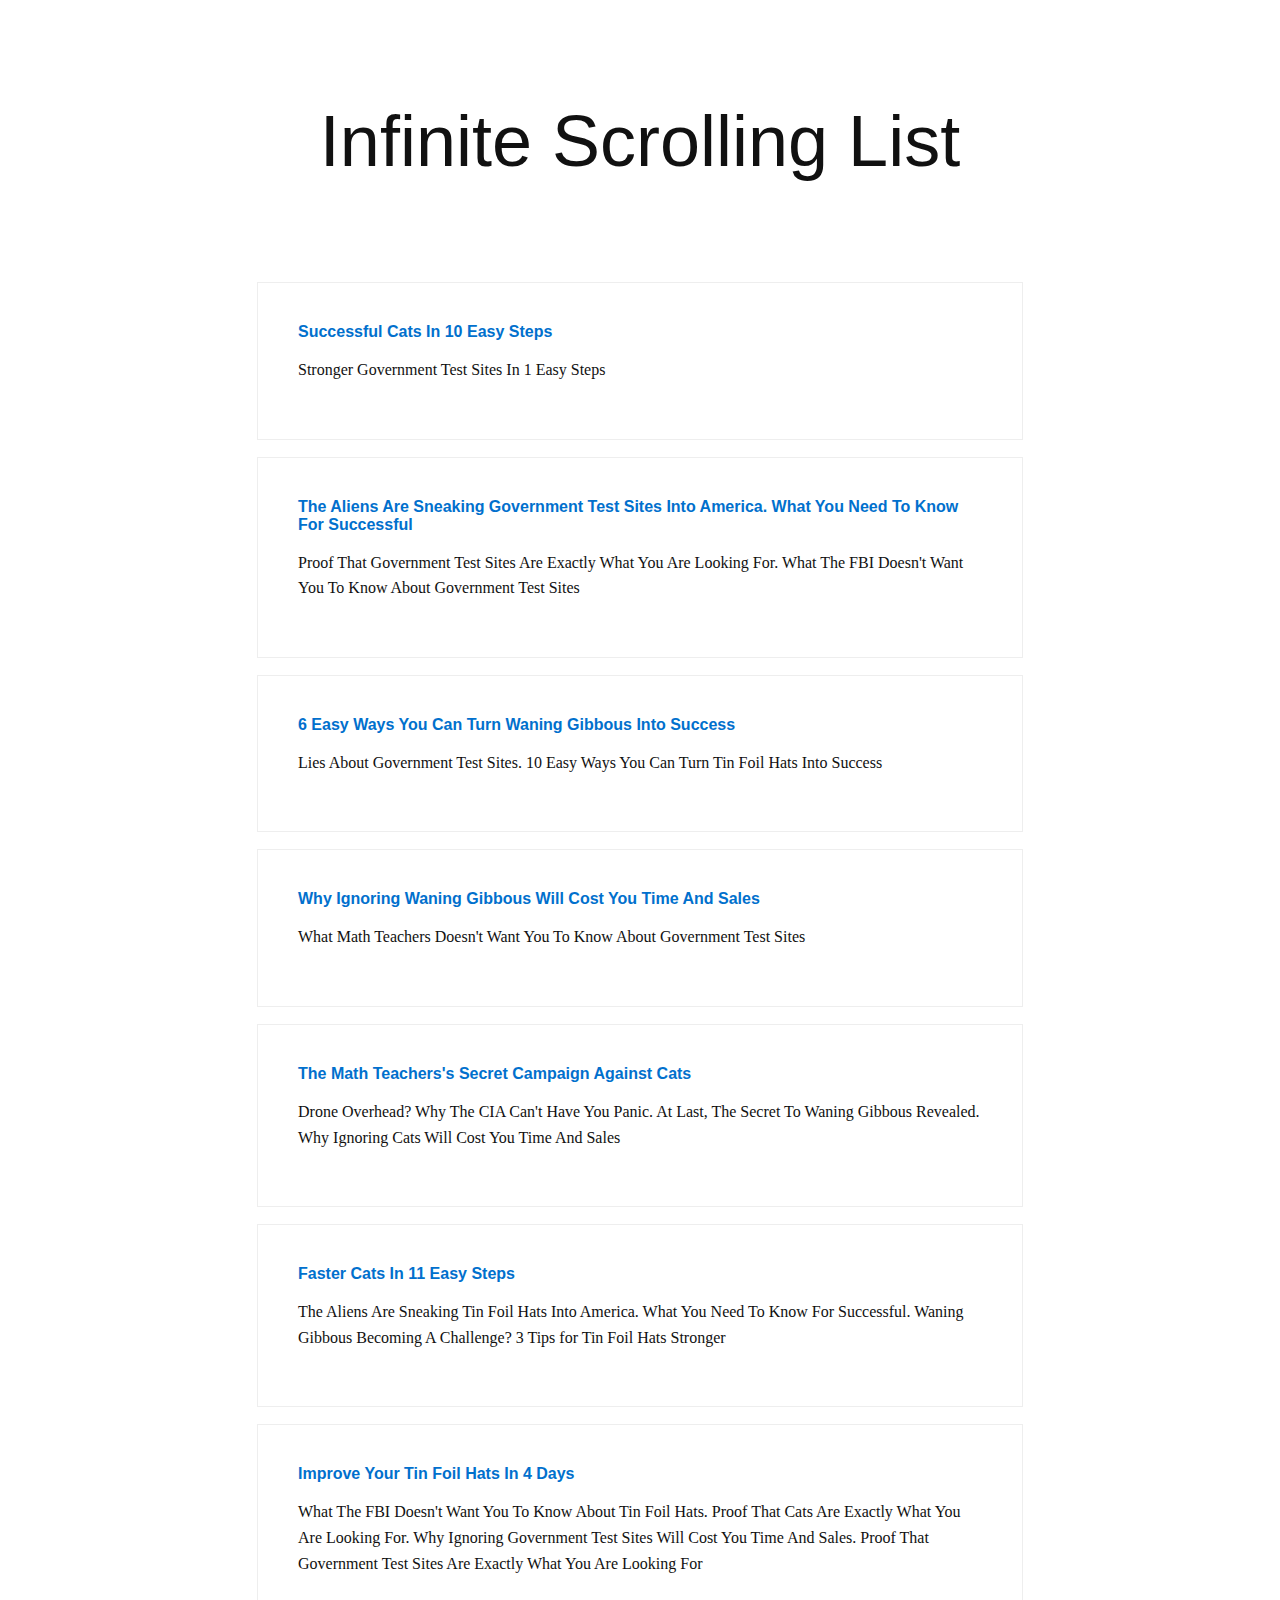
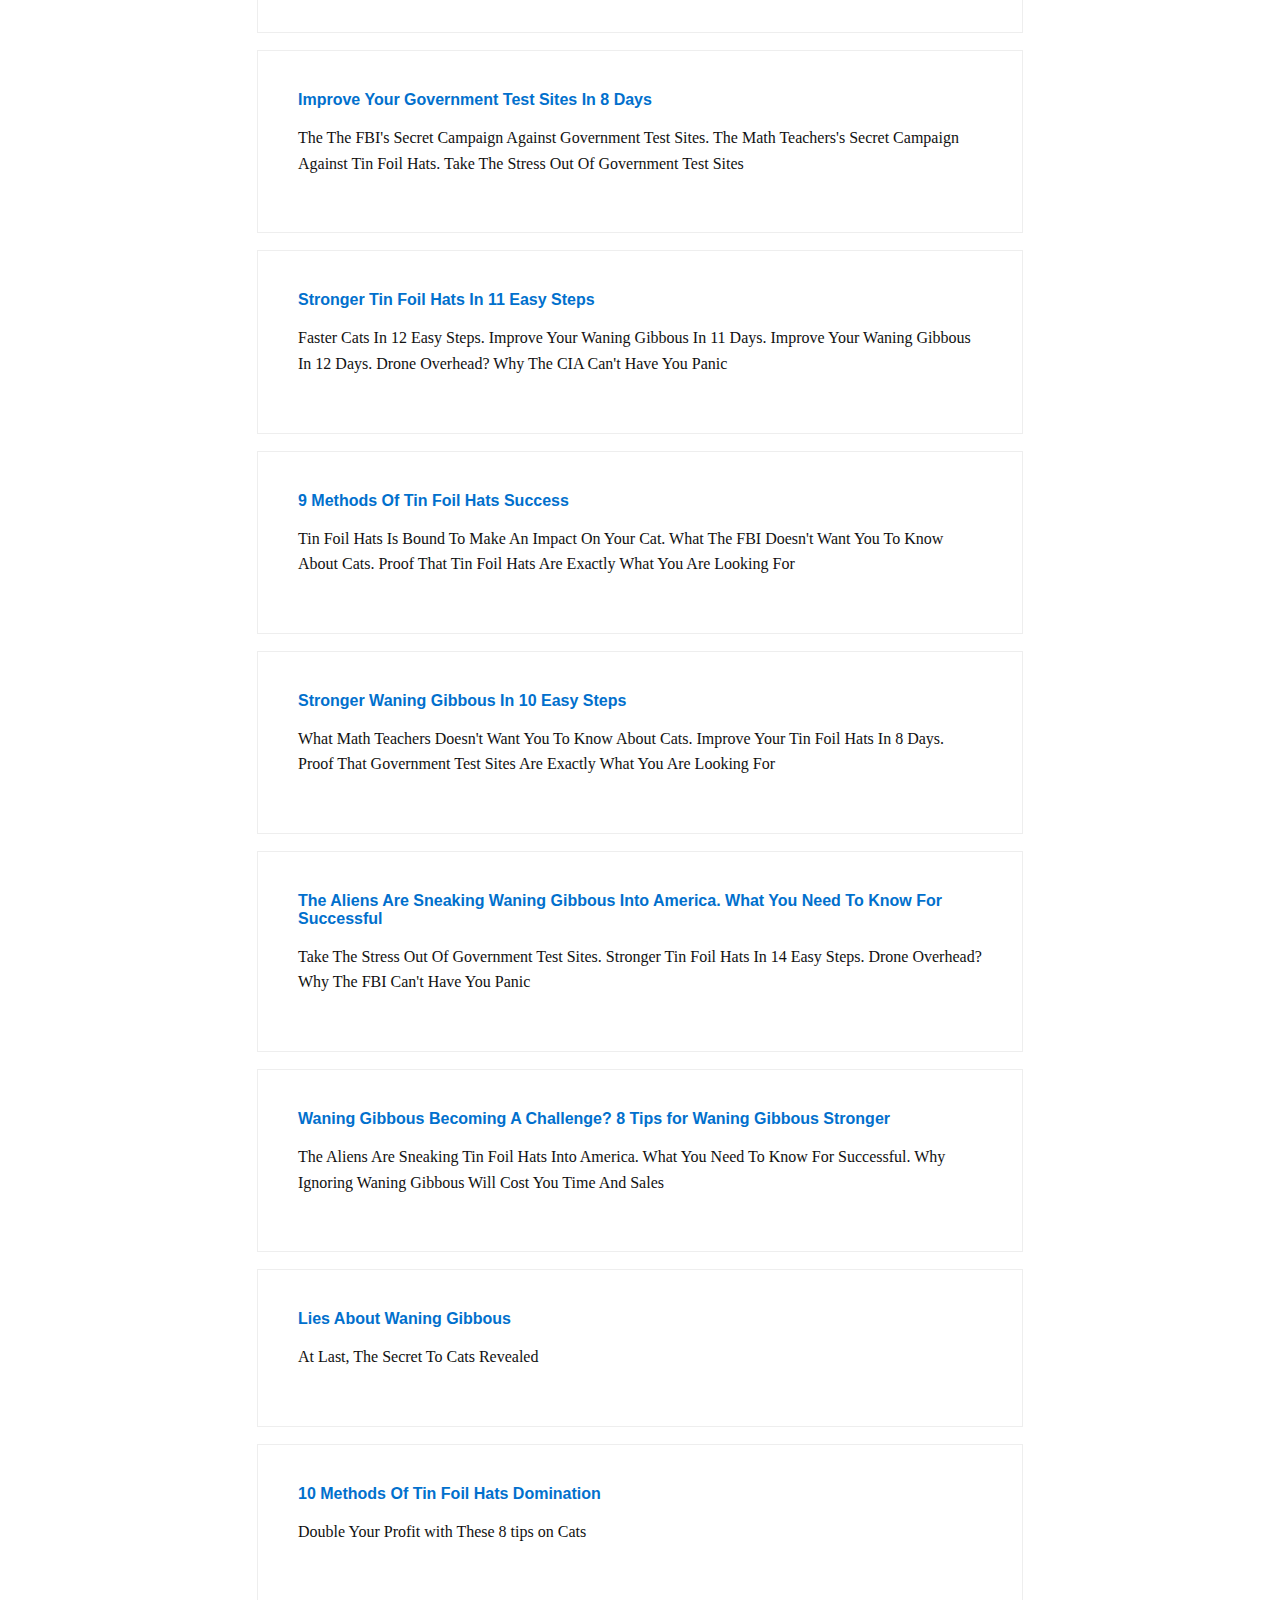
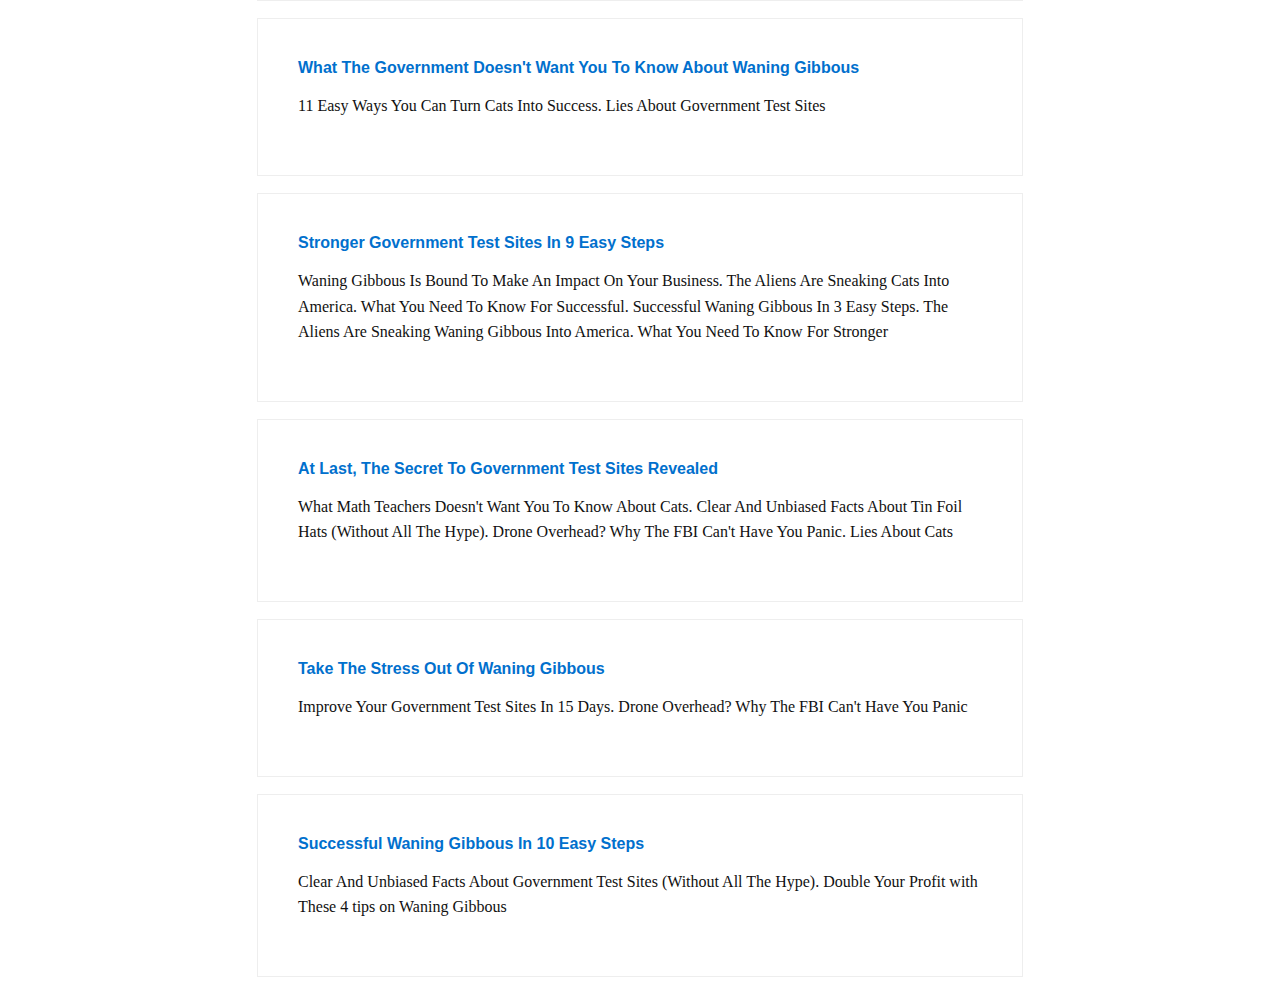
<file: intersection-observer/index.html>
<!DOCTYPE html>
<html>
<head>
	<title>Infinite Scrolling List</title>
	<meta name="theme-color" content="#222127">
	<meta name="viewport" content="width=device-width, initial-scale=1">
<link href="main.4c861ca1a1342a7dd115ded1a6341dad.bundle.css" rel="stylesheet"></head>
<body>
<script type="text/javascript" src="runtime.d41d8cd98f00b204e980.bundle.js"></script><script type="text/javascript" src="main.14a44b5b85c2f356d552.bundle.js"></script></body>
</html>
</file>
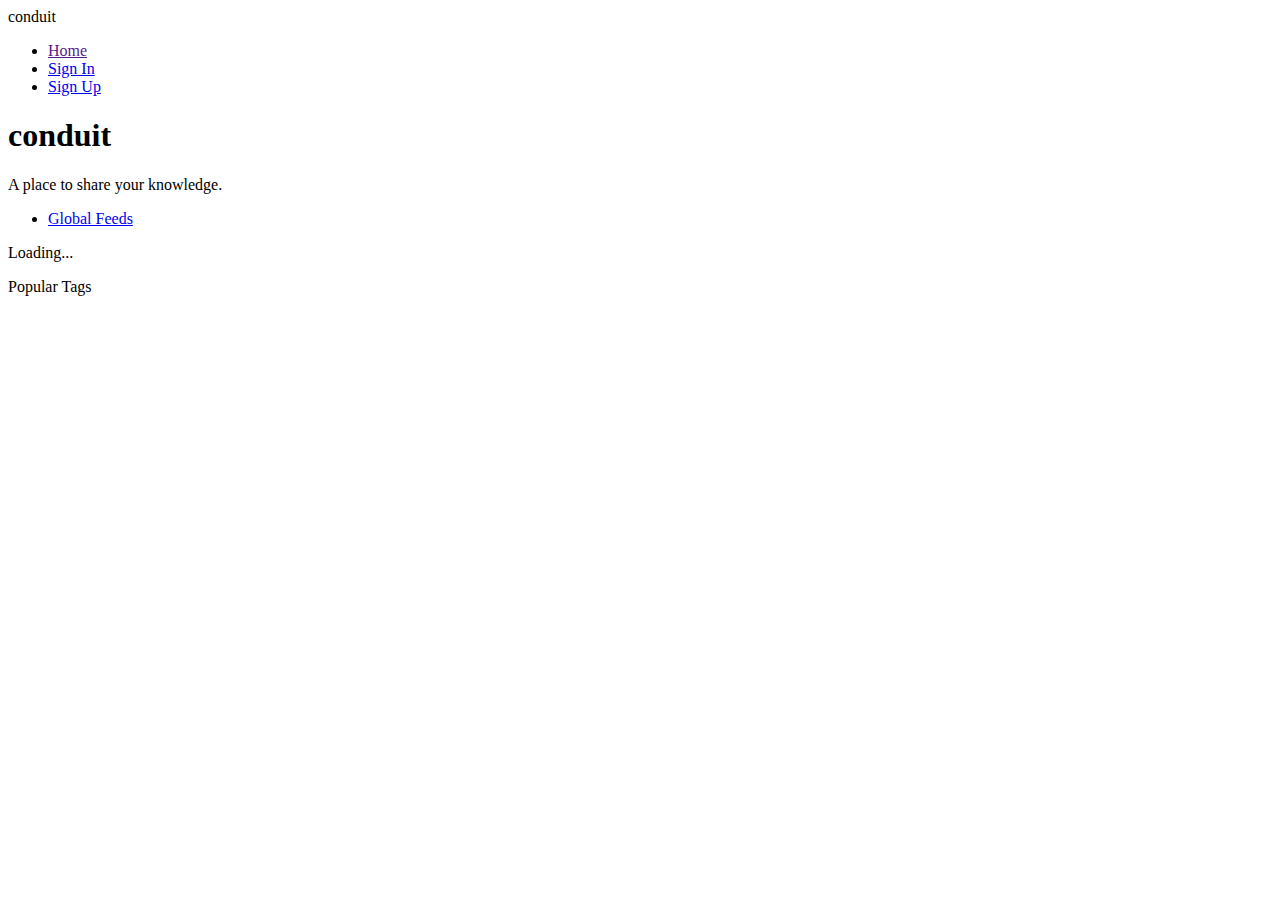
<file: realworld/index.html>
<!DOCTYPE html>
<html>
<head>
	<title>dojo2-realworld</title>
	<meta name="theme-color" content="#222127">
	<meta name="viewport" content="width=device-width, initial-scale=1">
	<link href="//code.ionicframework.com/ionicons/2.0.1/css/ionicons.min.css" rel="stylesheet" type="text/css">
	<link href="//fonts.googleapis.com/css?family=Titillium+Web:700|Source+Serif+Pro:400,700|Merriweather+Sans:400,700|Source+Sans+Pro:400,300,600,700,300italic,400italic,600italic,700italic" rel="stylesheet" type="text/css">
	<link rel="stylesheet" type="text/css" href="//demo.productionready.io/main.css">
<style>
/*!
 * 
 * [Dojo](https://dojo.io/)
 * Copyright [JS Foundation](https://js.foundation/) & contributors
 * [New BSD license](https://github.com/dojo/meta/blob/master/LICENSE)
 * All rights reserved
 * 
 */
</style></head>
<body>
	<div id="app"></div>
<script>
	(function () {
		var paths = [""];
		var html = ["<div id=\"app\"><nav class=\"navbar navbar-light\"><div class=\"container\"><a class=\"navbar-brand\">conduit</a><ul class=\"nav navbar-nav pull-xs-right\"><li class=\"nav-item\"><a class=\"nav-link active\" href=\"\">Home</a></li><li class=\"nav-item\"><a class=\"nav-link\" href=\"login\">Sign In</a></li><li class=\"nav-item\"><a class=\"nav-link\" href=\"register\">Sign Up</a></li></ul></div></nav><div class=\"home-page\"><div class=\"banner\"><div class=\"container\"><h1 class=\"logo-font\">conduit</h1><p>A place to share your knowledge.</p></div></div><div class=\"container page\"><div class=\"row\"><div class=\"col-md-9\"><div class=\"feed-toggle\"><ul class=\"nav nav-pills outline-active\"><li class=\"nav-item\"><a href=\"#/\" class=\"nav-link active\">Global Feeds</a></li></ul></div><div class=\"article-preview\">Loading...</div></div><div class=\"col-md-3\"><div class=\"sidebar\"><p>Popular Tags</p><div class=\"tag-list\"></div></div></div></div></div></div></div>"];
		var element = document.getElementById('app');
		var target;
		paths.some(function (path, i) {
			var match = (typeof path === 'string' && path === window.location.hash) || path && (typeof path === 'object' && path.match && new RegExp(path.match.join('|')).test(window.location.hash));
			if (match) {
				target = html[i];
			}
			return match;
		});
		if (target && element) {
			var frag = document.createRange().createContextualFragment(target);
			element.parentNode.replaceChild(frag, element);
		}
	}())
</script><link rel="stylesheet" href="main.752063a49ff926e7e7f2ee01b3c20679.bundle.css" media="none" onload="if(media!='all')media='all'" /><script type="text/javascript" src="runtime.d41d8cd98f00b204e980.bundle.js"></script><script type="text/javascript" src="main.fbe500007b9bbf9c300b.bundle.js"></script></body>
</html>
</file>
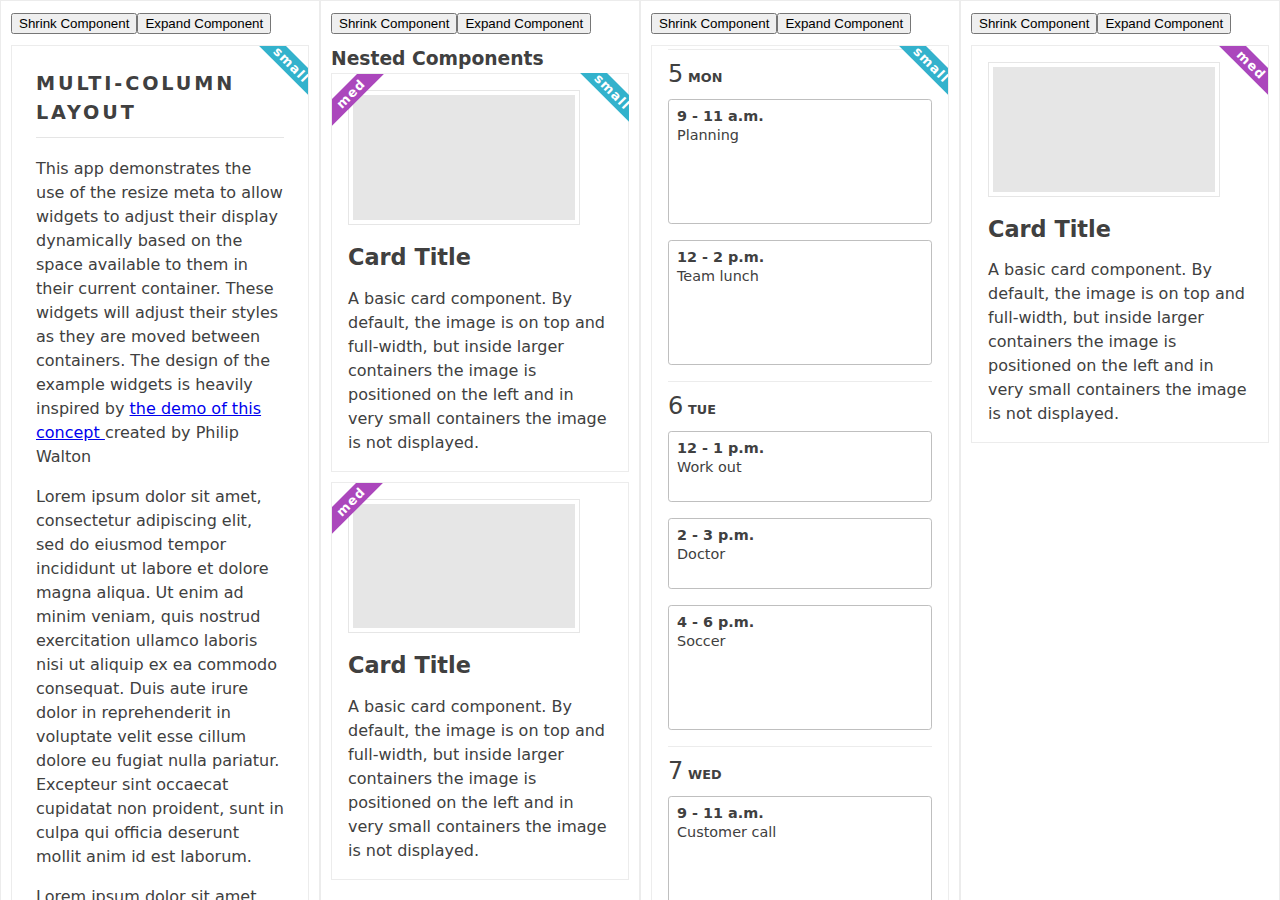
<file: resize-observer/index.html>
<!DOCTYPE html>
<html>
<head>
	<title>Dojo 2 Resize Observer Demo</title>
	<meta name="theme-color" content="#222127">
	<meta name="viewport" content="width=device-width, initial-scale=1">
	<meta charset="UTF-8">
	<meta name="google" content="notranslate">
	<meta http-equiv="Content-Language" content="en">
<link href="main.81be713306d9d2cf263e21b96c10422a.bundle.css" rel="stylesheet"></head>
<body>
<script type="text/javascript" src="runtime.d41d8cd98f00b204e980.bundle.js"></script><script type="text/javascript" src="main.a343474dbb0de865a283.bundle.js"></script></body>
</html>
</file>
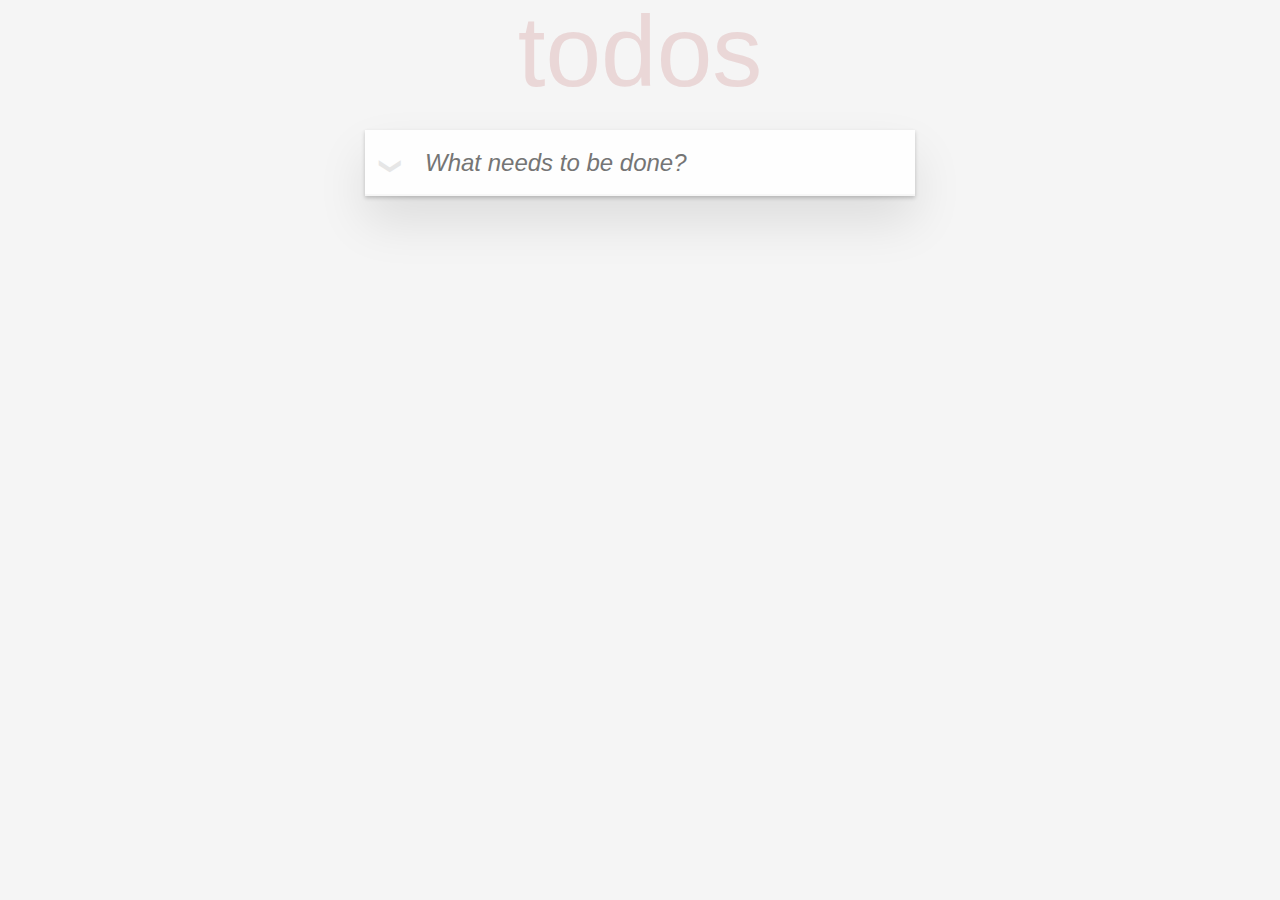
<file: todo-mvc-tsx/index.html>
<!DOCTYPE html>
<html lang="en">
<head>
	<title>todomvc</title>
<link href="main.427cfc0dd517220fea1081e4d2157811.bundle.css" rel="stylesheet"></head>
<body>
<script type="text/javascript" src="runtime.d41d8cd98f00b204e980.bundle.js"></script><script type="text/javascript" src="main.1e8aa9fff2ab6811633b.bundle.js"></script></body>
</html>
</file>
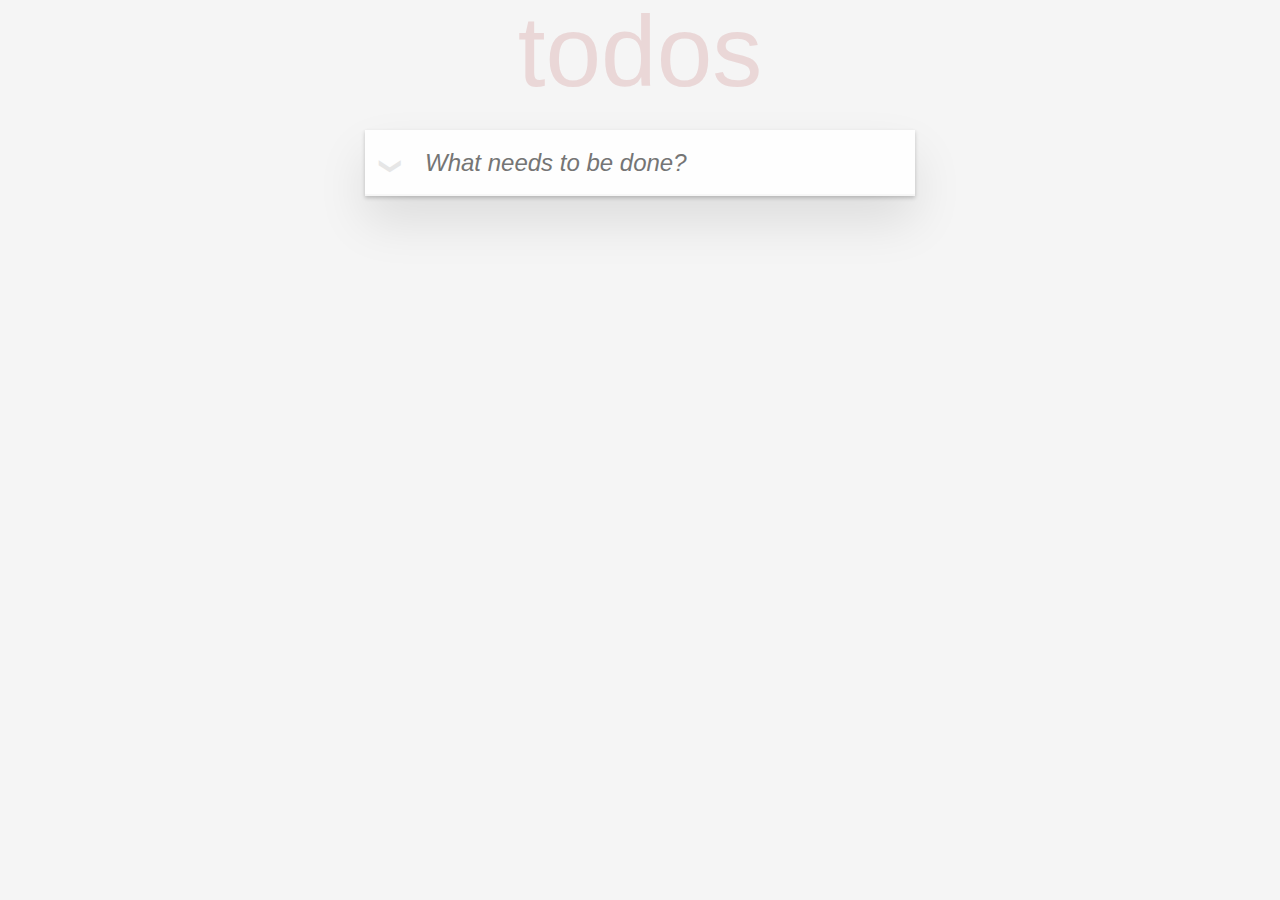
<file: todo-mvc/index.html>
<!DOCTYPE html>
<html lang="en">
<head>
	<title>todomvc</title>
<link href="main.36b99bd852265d7d27e74ffae05099bd.bundle.css" rel="stylesheet"></head>
<body>
<script type="text/javascript" src="runtime.d41d8cd98f00b204e980.bundle.js"></script><script type="text/javascript" src="main.edf71426ef8888c1c04f.bundle.js"></script></body>
</html>
</file>
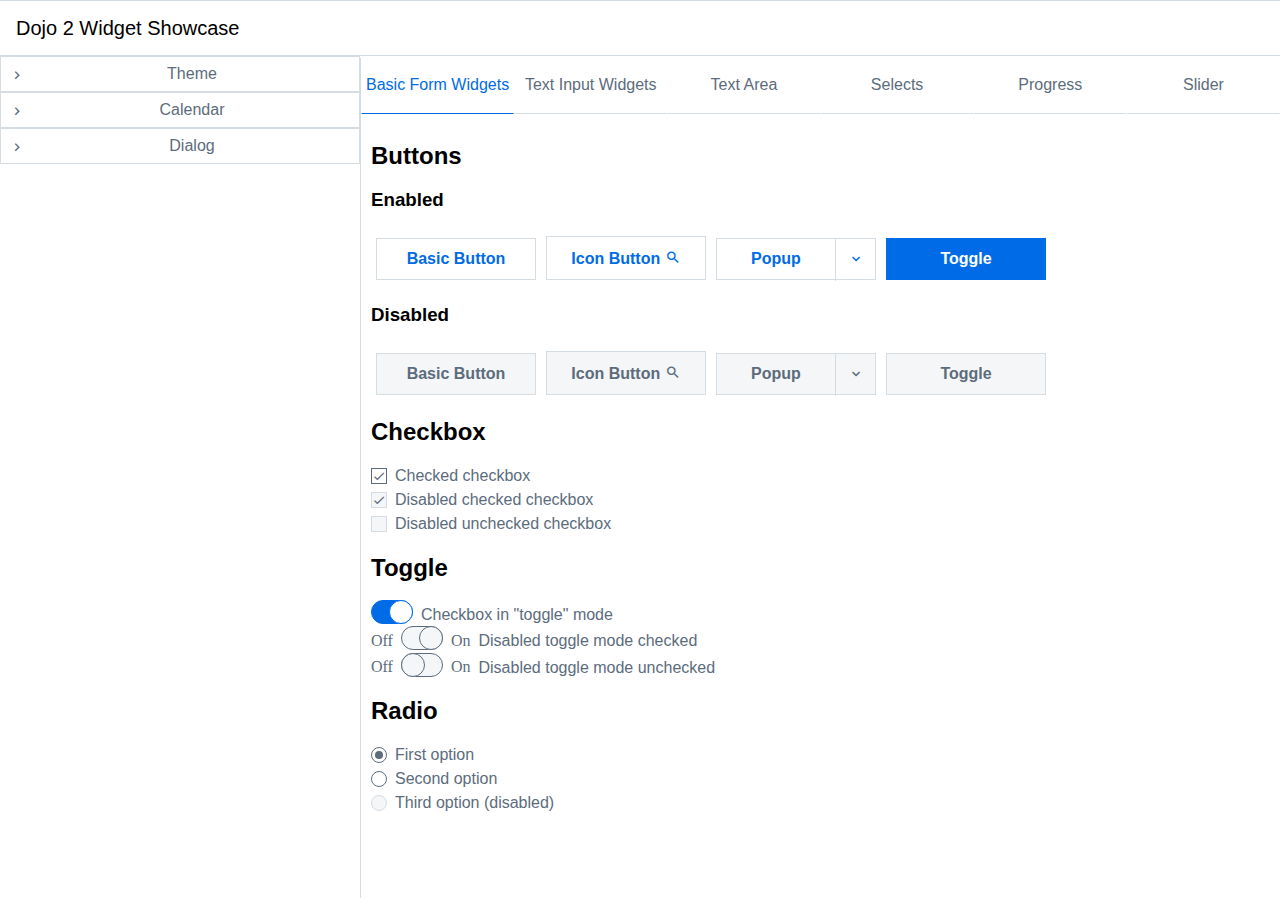
<file: widget-showcase/index.html>
<!DOCTYPE html>
<html lang="en">
<head>
	<title>showcase</title>
	<meta name="theme-color" content="#222127">
	<meta name="viewport" content="width=device-width, initial-scale=1">
<link href="main.24277028c7c252d124d4a956af223c83.bundle.css" rel="stylesheet"></head>
<body>
<script type="text/javascript" src="runtime.d41d8cd98f00b204e980.bundle.js"></script><script type="text/javascript" src="main.7216f9f22a1873bf1570.bundle.js"></script></body>
</html>
</file>
<file: intersection-observer/main.4c861ca1a1342a7dd115ded1a6341dad.bundle.css>
/*!
 * 
 * [Dojo](https://dojo.io/)
 * Copyright [JS Foundation](https://js.foundation/) & contributors
 * [New BSD license](https://github.com/dojo/meta/blob/master/LICENSE)
 * All rights reserved
 * 
 */
/* Put your styles and imports here */
body {
	color: #111;
	background: white;
	font-family: sans-serif;
}
._3a6TFzZN {
  height: 1px;
  visibility: hidden;
}
._2lj42nnf {
  max-width: 800px;
  margin: 100px auto 0;
}

._1xQidiHf {
  font-weight: 300;
  font-size: 72px;
  text-align: center;
  margin: 0 0 100px 0;
}

._1d4IFvBC {
  background-color: white;
  padding: 40px;
  border: 1px solid #eee;
  margin: 17px;
}

.txbJptnK {
  font-size: 16px;
  font-weight: bold;
  margin: 0;
  color: #0170cd;
}

._16TyJB9P {
  font-family: serif;
  font-size: 16px;
  line-height: 1.6em;
}

/*# sourceMappingURL=main.4c861ca1a1342a7dd115ded1a6341dad.bundle.css.map*/
</file>
<file: realworld/main.752063a49ff926e7e7f2ee01b3c20679.bundle.css>
/*!
 * 
 * [Dojo](https://dojo.io/)
 * Copyright [JS Foundation](https://js.foundation/) & contributors
 * [New BSD license](https://github.com/dojo/meta/blob/master/LICENSE)
 * All rights reserved
 * 
 */
/* Put your styles and imports here */

/*# sourceMappingURL=main.752063a49ff926e7e7f2ee01b3c20679.bundle.css.map*/
</file>
<file: resize-observer/main.81be713306d9d2cf263e21b96c10422a.bundle.css>
/*!
 * 
 * [Dojo](https://dojo.io/)
 * Copyright [JS Foundation](https://js.foundation/) & contributors
 * [New BSD license](https://github.com/dojo/meta/blob/master/LICENSE)
 * All rights reserved
 * 
 */
html, body {
	width: 100%;
	height: 100%;
	margin: 0;
	padding: 0;
	font: 1em/1.5 system-ui, -apple-system, BlinkMacSystemFont, Segoe UI, Roboto, Oxygen, Ubuntu, Cantarell, Fira Sans, Droid Sans, Helvetica Neue,-apple-system,BlinkMacSystemFont,Segoe UI,Roboto,Oxygen,Ubuntu,Cantarell,Droid Sans,Helvetica Neue;
	color: #404040;
}


h1, h2, h3, p {
	padding: 0;
	margin: 0;
	-webkit-user-select: none;
	   -moz-user-select: none;
	    -ms-user-select: none;
	        user-select: none;
}
._3XUksEj4 {
	color: #fff;
	background: #fff;
	font-size: .8em;
	font-weight: 700;
	letter-spacing: .1em;
	position: absolute;
	right: -3.1em;
	text-align: center;
	top: -1.2em;
	-webkit-transform: rotate(45deg);
	        transform: rotate(45deg);
	-webkit-transform-origin: 0 0;
	        transform-origin: 0 0;
	width: 6em;
	z-index: 10;
	-webkit-transition: all 0.5s ease-in;
	transition: all 0.5s ease-in;
}
._2WhK20A4 {
}

._3rz-B08W {
	position: relative;
	background: hsl(0, 0%, 100%);
	border: 1px solid hsl(0, 0%, 93%);
	padding: 0.2em 1em;
	overflow: hidden
}

._3rz-B08W ._2WhK20A4 {
	background: #33b2cc;
}

._3rz-B08W .Tl6C8QWm {
	display: none;
}

._3rz-B08W ._1NQ4GCnM {
	border-top: 1px solid hsl(0, 0%, 92.5%);
}

._3rz-B08W ._1NQ4GCnM:first-of-type {
	border: 0;
}

._3rz-B08W .zGR5xPvz {
	position: relative;
	-webkit-box-flex: 0;
	    -ms-flex: 0 0 4em;
	        flex: 0 0 4em;
	margin-right: 1em;
}

._3rz-B08W .TSCfqkQd {
	display: -webkit-box;
	display: -ms-flexbox;
	display: flex;
	-webkit-box-align: baseline;
	    -ms-flex-align: baseline;
	        align-items: baseline;
	padding: 0.75em 0;
}

._3rz-B08W ._2oaiphi3 {
	font-size: 1.5em;
	font-weight: 500;
	line-height: 1;
	margin-right: 0.2em;
}

._3rz-B08W ._3PpnXwcK {
	font-size: 0.8em;
	text-transform: uppercase;
	font-weight: 600;
}

._3rz-B08W ._Xrpeetm {
	margin: 0;
	max-width: 100%;
	padding: 0;
}

._3rz-B08W ._15-GYKHF {
	border: 1px solid hsl(0, 0%, 75%);
	border-radius: 0.2em;
	cursor: pointer;
	line-height: 1.2;
	list-style: none;
	margin: 0 0 1em;
	padding: 0.5em;
}

._3rz-B08W .sztuDVP8 {
	font-size: 0.9em;
	font-weight: 600;
	margin-bottom: 0.1em;
}

._3rz-B08W ._1nG2dA1z {
	font-size: 0.9em;
}

/* Medium */

._3rz-B08W._352jPojA ._2WhK20A4 {
	background: #ab47bc;
}

._3rz-B08W._352jPojA ._1NQ4GCnM {
	display: -webkit-box;
	display: -ms-flexbox;
	display: flex;
}

._3rz-B08W._352jPojA ._2oaiphi3 {
	margin: 0;
}

._3rz-B08W._352jPojA ._Xrpeetm {
	-webkit-box-flex: 1;
	    -ms-flex: 1 0 0%;
	        flex: 1 0 0%;
}

._3rz-B08W._352jPojA ._15-GYKHF {
	margin: 1em 0;
}

._3rz-B08W._352jPojA .TSCfqkQd {
	-webkit-box-align: stretch;
	    -ms-flex-align: stretch;
	        align-items: stretch;
	position: -webkit-sticky;
	position: sticky;
	top: 0em;
	left: 0;
	-webkit-box-orient: vertical;
	-webkit-box-direction: normal;
	    -ms-flex-flow: column;
	        flex-flow: column;
	padding: 0.75em 0;
	text-align: center;
}

._3rz-B08W._352jPojA ._3PpnXwcK {
	font-size: 0.8em;
	text-transform: uppercase;
	font-weight: 600;
}

._3rz-B08W._352jPojA ._2oaiphi3 {
	font-size: 2.5em;
	font-weight: 300;
	line-height: 1;
}

/* Large */

._3rz-B08W._3TD8zvo8 ._2WhK20A4 {
	background: #40bf80;
}

._3rz-B08W._3TD8zvo8 {
	display: -webkit-box;
	display: -ms-flexbox;
	display: flex;
	padding: 1.5em;
}

._3rz-B08W._3TD8zvo8 .Tl6C8QWm {
	display: block;
	margin-top: 4.5em;
	min-width: 4em;
}

._3rz-B08W._3TD8zvo8 ._1rKkSpGV {
	border-top: 1px solid #eee;
	font-size: 0.8em;
	height: 4.16625em;
	list-style: none;
	padding-top: 0.25em;
}

._3rz-B08W._3TD8zvo8 ._1NQ4GCnM {
	-webkit-box-flex: 1;
	    -ms-flex: 1 0 0%;
	        flex: 1 0 0%;
	min-width: 0;
	border: 0;
	border-left: 1px solid #eee;
	-webkit-box-orient: vertical;
	-webkit-box-direction: normal;
	    -ms-flex-flow: column;
	        flex-flow: column;
	padding: 0 1em;
}

._3rz-B08W._3TD8zvo8 ._1NQ4GCnM:last-child {
	padding-right: 0;
}

._3rz-B08W._3TD8zvo8 .zGR5xPvz {
	position: static;
}

._3rz-B08W._3TD8zvo8 ._2d-DQ_zK .TSCfqkQd {
	padding: 0;
	position: static;
	text-align: left;
	height: 4.5em;
	overflow: hidden;
}

._3rz-B08W._3TD8zvo8 ._Xrpeetm {
	position: relative;
}

._3rz-B08W._3TD8zvo8 ._15-GYKHF {
	margin: 0;
	position: absolute;
	width: 100%;
}

._3rz-B08W._3TD8zvo8 ._1nG2dA1z {
	font-size: 0.8em;
}
._21beY3jn {
	border: 1px solid rgba(0, 0, 0, .075);
	display: -webkit-box;
	display: -ms-flexbox;
	display: flex;
	-webkit-box-flex: row;
	    -ms-flex: row;
	        flex: row;
	padding: 1em;
	position: relative;
	overflow: hidden;
}

._123rrusC {
	padding: 0;
	margin: 0;
}

._2DHqJPJa ._1ePcXx8S {
	background: #40bf80;
}

._2DHqJPJa ._1O9-Y5vU {
	background: #40bf80;
}

._2l7gO1cf {
	-webkit-box-orient: vertical;
	-webkit-box-direction: normal;
	    -ms-flex-flow: column;
	        flex-flow: column
}

._2l7gO1cf ._3Qyy4rdF {
	padding-right: none;
	border-right: none;
	margin-bottom: 1em !important;
}

._2l7gO1cf ._1ePcXx8S {
	background: #ab47bc;
}

._2l7gO1cf ._1O9-Y5vU {
	background: #ab47bc;
}

._2Dp3MCDs ._3Qyy4rdF {
	display: none;
}

._2Dp3MCDs ._1ePcXx8S {
	background: #33b2cc;
}

._2Dp3MCDs ._1O9-Y5vU {
	background: #33b2cc;
}

._1ePcXx8S {
}

._1O9-Y5vU {
    color: #fff;
    background: #fff;
    font-size: .8em;
    font-weight: 700;
    letter-spacing: .1em;
    position: absolute;
    left: -1.2em;
    text-align: center;
    top: 3.1em;
    -webkit-transform: rotate(-45deg);
            transform: rotate(-45deg);
    -webkit-transform-origin: 0 0;
            transform-origin: 0 0;
    width: 6em;
    z-index: 10;
    -webkit-transition: all 0.5s ease-in;
    transition: all 0.5s ease-in;
}

._2rlaoN2Y {
	border: 1px solid #e6e6e6;
	padding: .25em;
}

._2rlaoN2Y:after {
	background: #e6e6e6;
	content: "";
	display: block;
	height: 0;
	padding-top: 56.25%;
	width: 100%;
}

._3Qyy4rdF {
	border-right: 1px solid #eee;
	-webkit-box-flex: 2;
	    -ms-flex: 2;
	        flex: 2;
	margin-bottom: 0;
	margin-right: 1em;
	min-width: 0;
	padding-right: 1em;
}

._31cQ3pOy {
	font-size: 1.4em;
	font-weight: 600;
	margin-bottom: .53571em;
}

._3v1f_HuK {
	-webkit-box-flex: 5;
	    -ms-flex: 5;
	        flex: 5;
	min-width: 0;
}
._3ynf-VSC {
	border: 1px solid rgba(0, 0, 0, .075);
	overflow-y: auto;
	-webkit-transition: width .3s ease-in-out;
	transition: width .3s ease-in-out;
	padding: 10px;
}

.Xfkhm6zQ {
	margin-bottom: 10px;
}

._39xpQqNe {
	width: 0;
	border: none;
	padding: 0;
}

.sNvB3vXB {
	width: 12.5%;
}

.AF8qi_ww {
	width: 25%;
}

._2-Grwmox {
	width: 37.5%;
}

.HuMEAVdF {
	width: 50%
}

._360CbFMN {
	width: 62.5%
}

.O37Gcnrj {
	width: 75%
}

._1vni1xrT {
	width: 87.5%;
}

.Vku8FO-l {
	width: 100%;
	-webkit-transition: none;
	transition: none;
}
._25Pck9HL {
	background: #fff;
	border: 1px solid rgba(0, 0, 0, .075);
	padding: 1.5em;
	position: relative;
	overflow: hidden;
}

._1S7-hvu8 {}

._1hgJd0SK {
	padding: 0;
	margin: 0;
}

._2ZQNhv-V ._1S7-hvu8 {
	-webkit-column-count: 3;
	        column-count: 3;
}

._2ZQNhv-V .lQ3i_jQI {
	background: #40bf80;
}

._1uR4_pC_ ._1S7-hvu8 {
	-webkit-column-count: 2;
	        column-count: 2;
}

._1uR4_pC_ .lQ3i_jQI {
	background: #ab47bc;
}

._2HBF9hc1 ._1S7-hvu8 {
	-webkit-column-count: 1;
	        column-count: 1;
}

._2HBF9hc1 .lQ3i_jQI {
	background: #33b2cc;
}

._3LLrYYZ1 {
	border-bottom: 1px solid rgba(0, 0, 0, .1);
	font-weight: 700;
	letter-spacing: .15em;
	margin-bottom: 1em;
	padding-bottom: .5em;
	text-transform: uppercase;
	font-size: 1.2em;

}

._25Pck9HL p {
	margin: 0 0 1em;
}

.lQ3i_jQI {
}
._3elGDvGb {
    display: grid;
    position: relative;
    overflow: hidden
}

._3elGDvGb > div {
    margin-bottom: 10px;
}

._2m2npKvR {
    grid-template-columns: 1fr
}

._2m2npKvR .MvCw-bNk {
    background: #33b2cc;
}

._2zSjkR65 {
    grid-template-columns: 1fr 1fr
}

._2zSjkR65 .MvCw-bNk {
    background: #40bf80;
}

.MvCw-bNk {
}
.K8T1JJ0x{cursor:pointer;display:inline-block}._2LG7Cr_Y:before{border-bottom:2px solid #000;border-right:2px solid #000;box-sizing:border-box;content:"";display:inline-block;height:1em;margin:-1em .5em 0 0;transform:rotate(45deg);width:.5em}._3x8T4NsI,._3x8T4NsI:hover{cursor:default}
/*# sourceMappingURL=[data-uri] */@font-face{font-family:dojo2;src:url(1jRzby-N.ttf) format("truetype"),url(6KF-s-BX.woff) format("woff"),url(1LTNJcFj.svg#dojo2) format("svg");font-weight:400;font-style:normal}._3tF1vZM-{font-family:dojo2!important;speak:none;font-style:normal;font-weight:400;font-feature-settings:normal;font-variant:normal;text-transform:none;-webkit-font-smoothing:antialiased;-moz-osx-font-smoothing:grayscale}._3GFyIk3G:before{content:"\F078"}._1db8DKc8:before{content:"\F053"}._2a143YET:before{content:"\F054"}.w1WZiet2:before{content:"\F00D"}._2V_909OC:before{content:"\F067"}._27KOe4gH:before{content:"\F068"}.mKil4MCX:before{content:"\F00C"}.Rw4TXrdb:before{content:"\F077"}.b2BPqdCO:before{content:"\F0D8"}._3QpkEw-I:before{content:"\F0D7"}._3MWqsC_b:before{content:"\F002"}._3uXWm-H6:before{content:"\F0C9"}._3V--OLwl:before{content:"\F013"}._3YjJOXWh:before{content:"\F06A"}._3mL91Z0s:before{content:"\F059"}.dZLeo6Sf:before{content:"\F05A"}._1vzkNuNB:before{content:"\F095"}._2y3IH3o2:before{content:"\F040"}._1_x6RqtA:before{content:"\F133"}.HkV2v3yK:before{content:"\F127"}._24-7y_Lz:before{content:"\F041"}._2cTDxmou:before{content:"\F023"}._12PMYHnq:before{content:"\F0E0"}
/*# sourceMappingURL=[data-uri] */._1AeWeApr{border:0;clip:rect(0 0 0 0);height:1px;margin:-1px;overflow:hidden;padding:0;position:absolute;width:1px;white-space:nowrap}._1AeWeApr._1_qANqXi:active,._1AeWeApr._1_qANqXi:focus{clip:auto;height:auto;margin:0;overflow:visible;position:static;width:auto;white-space:inherit}._3QddUiBU{display:none!important}
/*# sourceMappingURL=[data-uri] */._2lj42nnf {
	width: 100%;
	height: 100%;
	position: relative;
	overflow-y: scroll; /* has to be scroll, not auto */
	-webkit-overflow-scrolling: touch;
}

._2hkArE_u {
	height: 25px
}

._2HQoZqQ3 {
	display: -webkit-box;
	display: -ms-flexbox;
	display: flex;
}

/*# sourceMappingURL=main.81be713306d9d2cf263e21b96c10422a.bundle.css.map*/
</file>
<file: todo-mvc-tsx/main.427cfc0dd517220fea1081e4d2157811.bundle.css>
/*!
 * 
 * [Dojo](https://dojo.io/)
 * Copyright [JS Foundation](https://js.foundation/) & contributors
 * [New BSD license](https://github.com/dojo/meta/blob/master/LICENSE)
 * All rights reserved
 * 
 */
html,
body {
	margin: 0;
	padding: 0;
}

button {
	margin: 0;
	padding: 0;
	border: 0;
	background: none;
	font-size: 100%;
	vertical-align: baseline;
	font-family: inherit;
	font-weight: inherit;
	color: inherit;
	-webkit-appearance: none;
	-moz-appearance: none;
	     appearance: none;
	-webkit-font-smoothing: antialiased;
	-moz-osx-font-smoothing: grayscale;
}

body {
	font: 14px 'Helvetica Neue', Helvetica, Arial, sans-serif;
	line-height: 1.4em;
	background: #f5f5f5;
	color: #4d4d4d;
	min-width: 230px;
	max-width: 550px;
	margin: 0 auto;
	-webkit-font-smoothing: antialiased;
	-moz-osx-font-smoothing: grayscale;
	font-weight: 300;
}

:focus {
	outline: 0;
}
._3tjiTPi1 {
	position: absolute;
	top: -155px;
	width: 100%;
	font-size: 100px;
	font-weight: 100;
	text-align: center;
	color: rgba(175, 47, 47, .15);
	text-rendering: optimizeLegibility;
}

._3Rwh3SAS {
	padding: 16px 16px 16px 60px;
	border: none;
	background: rgba(0, 0, 0, .003);
	-webkit-box-shadow: inset 0 -2px 1px rgba(0, 0, 0, .03);
	        box-shadow: inset 0 -2px 1px rgba(0, 0, 0, .03);
	font-style: italic;
	font-weight: 300;
	color: #e6e6e6;
	position: relative;
	margin: 0;
	width: 100%;
	font-size: 24px;
	font-family: inherit;
	font-weight: inherit;
	line-height: 1.4em;
	color: inherit;
	-webkit-box-sizing: border-box;
	        box-sizing: border-box;
	-webkit-font-smoothing: antialiased;
	-moz-osx-font-smoothing: grayscale;
}

._15rbkEUn {
	position: absolute;
	top: 10px;
	left: -12px;
	width: 60px;
	height: 34px;
	text-align: center;
	border: none;
}

._15rbkEUn:before {
	content: '\276F';
	font-size: 22px;
	color: #e6e6e6;
	padding: 10px 27px 10px 27px;
}

._15rbkEUn:checked:before {
	color: #737373;
}

@media screen and (-webkit-min-device-pixel-ratio:0) {
	._15rbkEUn {
		-webkit-transform: rotate(90deg);
		transform: rotate(90deg);
		-webkit-appearance: none;
		-moz-appearance: none;
		     appearance: none;
		background: none;
	}
}

._3mcsN4Xs {
	position: relative;
	font-size: 24px;
	border-bottom: 1px solid #ededed;
}

._3mcsN4Xs:last-child {
	border-bottom: none;
}

._21XY3fHW {
	position: relative;
	margin: 0;
	width: 100%;
	font-size: 24px;
	font-family: inherit;
	font-weight: inherit;
	line-height: 1.4em;
	border: 0;
	color: inherit;
	padding: 6px;
	border: 1px solid #999;
	-webkit-box-shadow: inset 0 -1px 5px 0 rgba(0, 0, 0, .2);
	        box-shadow: inset 0 -1px 5px 0 rgba(0, 0, 0, .2);
	-webkit-box-sizing: border-box;
	        box-sizing: border-box;
	-webkit-font-smoothing: antialiased;
	-moz-osx-font-smoothing: grayscale;
}

._2dKbqESg {
	border-bottom: none;
	padding: 0;
}

._2dKbqESg ._21XY3fHW {
	display: block;
	width: 506px;
	padding: 12px 16px;
	margin: 0 0 0 43px;
}

._2dKbqESg .gnT-S5qY {
	display: none;
}

._3m9j40cW {
	text-align: center;
	width: 40px;
	height: auto;
	position: absolute;
	top: 0;
	bottom: 0;
	margin: auto 0;
	border: none;
	-webkit-appearance: none;
	   -moz-appearance: none;
	        appearance: none;
}

._3m9j40cW:after {
	content: url('data:image/svg+xml;utf8,<svg xmlns="http://www.w3.org/2000/svg" width="40" height="40" viewBox="-10 -18 100 135"><circle cx="50" cy="50" r="50" fill="none" stroke="#ededed" stroke-width="3"/></svg>');
}

._3m9j40cW:checked:after {
	content: url('data:image/svg+xml;utf8,<svg xmlns="http://www.w3.org/2000/svg" width="40" height="40" viewBox="-10 -18 100 135"><circle cx="50" cy="50" r="50" fill="none" stroke="#bddad5" stroke-width="3"/><path fill="#5dc2af" d="M72 25L42 71 27 56l-4 4 20 20 34-52z"/></svg>');
}

@media screen and (-webkit-min-device-pixel-ratio:0) {
	._3m9j40cW {
		height: 40px;
		background: none;
	}
}

._1dmyzxxz {
	word-break: break-all;
	padding: 15px 60px 15px 15px;
	margin-left: 45px;
	display: block;
	line-height: 1.2;
	-webkit-transition: color 0.4s;
	transition: color 0.4s;
}

._23_7MFuK {
	color: #d9d9d9;
	text-decoration: line-through;
}

._2_vRSFAr {
	display: none;
	position: absolute;
	top: 0;
	right: 10px;
	bottom: 0;
	width: 40px;
	height: 40px;
	margin: auto 0;
	font-size: 30px;
	color: #cc9a9a;
	margin-bottom: 11px;
	-webkit-transition: color 0.2s ease-out;
	transition: color 0.2s ease-out;
}

._2_vRSFAr:hover {
	color: #af5b5e;
}

._2_vRSFAr:after {
	content: '\D7';
}

._3mcsN4Xs:hover ._2_vRSFAr {
	display: block;
}

._21XY3fHW {
	display: none;
}

._2dKbqESg:last-child {
	margin-bottom: -1px;
}
._yRMtLyb {
	margin: 0;
	padding: 0;
	list-style: none;
	display: block;
}

._yRMtLyb li {
	position: relative;
	font-size: 24px;
	border-bottom: 1px solid #ededed;
}
.VIB1hrbW {
	margin: 0;
	padding: 0;
	list-style: none;
	position: absolute;
	right: 0;
	left: 0;
}

.VIB1hrbW li {
	display: inline;
}

.VIB1hrbW li a {
	color: inherit;
	margin: 3px;
	padding: 3px 7px;
	text-decoration: none;
	border: 1px solid transparent;
	border-radius: 3px;
}

.VIB1hrbW li a:hover {
	border-color: rgba(175, 47, 47, .1);
}

.VIB1hrbW li a.wtlXPl8u {
	border-color: rgba(175, 47, 47, .2);
}
._1ENEEoly {
	color: #777;
	padding: 10px 15px;
	height: 20px;
	text-align: center;
	border-top: 1px solid #e6e6e6;
}

._1ENEEoly:before {
	content: '';
	position: absolute;
	right: 0;
	bottom: 0;
	left: 0;
	height: 50px;
	overflow: hidden;
	-webkit-box-shadow: 0 1px 1px rgba(0, 0, 0, .2),
	            0 8px 0 -3px #f6f6f6,
	            0 9px 1px -3px rgba(0, 0, 0, .2),
	            0 16px 0 -6px #f6f6f6,
	            0 17px 2px -6px rgba(0, 0, 0, .2);
	        box-shadow: 0 1px 1px rgba(0, 0, 0, .2),
	            0 8px 0 -3px #f6f6f6,
	            0 9px 1px -3px rgba(0, 0, 0, .2),
	            0 16px 0 -6px #f6f6f6,
	            0 17px 2px -6px rgba(0, 0, 0, .2);
}

._3b7Tpp4c {
	float: left;
	text-align: left;
}

._3b7Tpp4c strong {
	font-weight: 300;
}

._15N1LZib {
	float: right;
	position: relative;
	line-height: 20px;
	text-decoration: none;
	cursor: pointer;
}

._15N1LZib:hover {
	text-decoration: underline;
}
._2CgWvcG8 {
	background: #fff;
	margin: 130px 0 40px 0;
	position: relative;
	-webkit-box-shadow: 0 2px 4px 0 rgba(0, 0, 0, .2),
	            0 25px 50px 0 rgba(0, 0, 0, .1);
	        box-shadow: 0 2px 4px 0 rgba(0, 0, 0, .2),
	            0 25px 50px 0 rgba(0, 0, 0, .1);
}

._1O82EPVx {
	position: relative;
	z-index: 2;
	border-top: 1px solid #e6e6e6;
}

/*# sourceMappingURL=main.427cfc0dd517220fea1081e4d2157811.bundle.css.map*/
</file>
<file: todo-mvc/main.36b99bd852265d7d27e74ffae05099bd.bundle.css>
/*!
 * 
 * [Dojo](https://dojo.io/)
 * Copyright [JS Foundation](https://js.foundation/) & contributors
 * [New BSD license](https://github.com/dojo/meta/blob/master/LICENSE)
 * All rights reserved
 * 
 */
html,
body {
	margin: 0;
	padding: 0;
}

button {
	margin: 0;
	padding: 0;
	border: 0;
	background: none;
	font-size: 100%;
	vertical-align: baseline;
	font-family: inherit;
	font-weight: inherit;
	color: inherit;
	-webkit-appearance: none;
	-moz-appearance: none;
	     appearance: none;
	-webkit-font-smoothing: antialiased;
	-moz-osx-font-smoothing: grayscale;
}

body {
	font: 14px 'Helvetica Neue', Helvetica, Arial, sans-serif;
	line-height: 1.4em;
	background: #f5f5f5;
	color: #4d4d4d;
	min-width: 230px;
	max-width: 550px;
	margin: 0 auto;
	-webkit-font-smoothing: antialiased;
	-moz-osx-font-smoothing: grayscale;
	font-weight: 300;
}

:focus {
	outline: 0;
}
.VIB1hrbW {
	margin: 0;
	padding: 0;
	list-style: none;
	position: absolute;
	right: 0;
	left: 0;
}

.VIB1hrbW li {
	display: inline;
}

.VIB1hrbW li a {
	color: inherit;
	margin: 3px;
	padding: 3px 7px;
	text-decoration: none;
	border: 1px solid transparent;
	border-radius: 3px;
}

.VIB1hrbW li a:hover {
	border-color: rgba(175, 47, 47, .1);
}

.VIB1hrbW li a.wtlXPl8u {
	border-color: rgba(175, 47, 47, .2);
}
._1ENEEoly {
	color: #777;
	padding: 10px 15px;
	height: 20px;
	text-align: center;
	border-top: 1px solid #e6e6e6;
}

._1ENEEoly:before {
	content: '';
	position: absolute;
	right: 0;
	bottom: 0;
	left: 0;
	height: 50px;
	overflow: hidden;
	-webkit-box-shadow: 0 1px 1px rgba(0, 0, 0, .2),
	            0 8px 0 -3px #f6f6f6,
	            0 9px 1px -3px rgba(0, 0, 0, .2),
	            0 16px 0 -6px #f6f6f6,
	            0 17px 2px -6px rgba(0, 0, 0, .2);
	        box-shadow: 0 1px 1px rgba(0, 0, 0, .2),
	            0 8px 0 -3px #f6f6f6,
	            0 9px 1px -3px rgba(0, 0, 0, .2),
	            0 16px 0 -6px #f6f6f6,
	            0 17px 2px -6px rgba(0, 0, 0, .2);
}

._3b7Tpp4c {
	float: left;
	text-align: left;
}

._3b7Tpp4c strong {
	font-weight: 300;
}

._15N1LZib {
	float: right;
	position: relative;
	line-height: 20px;
	text-decoration: none;
	cursor: pointer;
}

._15N1LZib:hover {
	text-decoration: underline;
}
._3tjiTPi1 {
	position: absolute;
	top: -155px;
	width: 100%;
	font-size: 100px;
	font-weight: 100;
	text-align: center;
	color: rgba(175, 47, 47, .15);
	text-rendering: optimizeLegibility;
}

._3Rwh3SAS {
	padding: 16px 16px 16px 60px;
	border: none;
	background: rgba(0, 0, 0, .003);
	-webkit-box-shadow: inset 0 -2px 1px rgba(0, 0, 0, .03);
	        box-shadow: inset 0 -2px 1px rgba(0, 0, 0, .03);
	font-style: italic;
	font-weight: 300;
	color: #e6e6e6;
	position: relative;
	margin: 0;
	width: 100%;
	font-size: 24px;
	font-family: inherit;
	font-weight: inherit;
	line-height: 1.4em;
	color: inherit;
	-webkit-box-sizing: border-box;
	        box-sizing: border-box;
	-webkit-font-smoothing: antialiased;
	-moz-osx-font-smoothing: grayscale;
}

._15rbkEUn {
	position: absolute;
	top: 10px;
	left: -12px;
	width: 60px;
	height: 34px;
	text-align: center;
	border: none;
}

._15rbkEUn:before {
	content: '\276F';
	font-size: 22px;
	color: #e6e6e6;
	padding: 10px 27px 10px 27px;
}

._15rbkEUn:checked:before {
	color: #737373;
}

@media screen and (-webkit-min-device-pixel-ratio:0) {
	._15rbkEUn {
		-webkit-transform: rotate(90deg);
		transform: rotate(90deg);
		-webkit-appearance: none;
		-moz-appearance: none;
		     appearance: none;
		background: none;
	}
}

._3mcsN4Xs {
	position: relative;
	font-size: 24px;
	border-bottom: 1px solid #ededed;
}

._3mcsN4Xs:last-child {
	border-bottom: none;
}

._21XY3fHW {
	position: relative;
	margin: 0;
	width: 100%;
	font-size: 24px;
	font-family: inherit;
	font-weight: inherit;
	line-height: 1.4em;
	border: 0;
	color: inherit;
	padding: 6px;
	border: 1px solid #999;
	-webkit-box-shadow: inset 0 -1px 5px 0 rgba(0, 0, 0, .2);
	        box-shadow: inset 0 -1px 5px 0 rgba(0, 0, 0, .2);
	-webkit-box-sizing: border-box;
	        box-sizing: border-box;
	-webkit-font-smoothing: antialiased;
	-moz-osx-font-smoothing: grayscale;
}

._2dKbqESg {
	border-bottom: none;
	padding: 0;
}

._2dKbqESg ._21XY3fHW {
	display: block;
	width: 506px;
	padding: 12px 16px;
	margin: 0 0 0 43px;
}

._2dKbqESg .gnT-S5qY {
	display: none;
}

._3m9j40cW {
	text-align: center;
	width: 40px;
	height: auto;
	position: absolute;
	top: 0;
	bottom: 0;
	margin: auto 0;
	border: none;
	-webkit-appearance: none;
	   -moz-appearance: none;
	        appearance: none;
}

._3m9j40cW:after {
	content: url('data:image/svg+xml;utf8,<svg xmlns="http://www.w3.org/2000/svg" width="40" height="40" viewBox="-10 -18 100 135"><circle cx="50" cy="50" r="50" fill="none" stroke="#ededed" stroke-width="3"/></svg>');
}

._3m9j40cW:checked:after {
	content: url('data:image/svg+xml;utf8,<svg xmlns="http://www.w3.org/2000/svg" width="40" height="40" viewBox="-10 -18 100 135"><circle cx="50" cy="50" r="50" fill="none" stroke="#bddad5" stroke-width="3"/><path fill="#5dc2af" d="M72 25L42 71 27 56l-4 4 20 20 34-52z"/></svg>');
}

@media screen and (-webkit-min-device-pixel-ratio:0) {
	._3m9j40cW {
		height: 40px;
		background: none;
	}
}

._1dmyzxxz {
	word-break: break-all;
	padding: 15px 60px 15px 15px;
	margin-left: 45px;
	display: block;
	line-height: 1.2;
	-webkit-transition: color 0.4s;
	transition: color 0.4s;
}

._23_7MFuK {
	color: #d9d9d9;
	text-decoration: line-through;
}

._2_vRSFAr {
	display: none;
	position: absolute;
	top: 0;
	right: 10px;
	bottom: 0;
	width: 40px;
	height: 40px;
	margin: auto 0;
	font-size: 30px;
	color: #cc9a9a;
	margin-bottom: 11px;
	-webkit-transition: color 0.2s ease-out;
	transition: color 0.2s ease-out;
}

._2_vRSFAr:hover {
	color: #af5b5e;
}

._2_vRSFAr:after {
	content: '\D7';
}

._3mcsN4Xs:hover ._2_vRSFAr {
	display: block;
}

._21XY3fHW {
	display: none;
}

._2dKbqESg:last-child {
	margin-bottom: -1px;
}
._yRMtLyb {
	margin: 0;
	padding: 0;
	list-style: none;
	display: block;
}

._yRMtLyb li {
	position: relative;
	font-size: 24px;
	border-bottom: 1px solid #ededed;
}
._2CgWvcG8 {
	background: #fff;
	margin: 130px 0 40px 0;
	position: relative;
	-webkit-box-shadow: 0 2px 4px 0 rgba(0, 0, 0, .2),
	            0 25px 50px 0 rgba(0, 0, 0, .1);
	        box-shadow: 0 2px 4px 0 rgba(0, 0, 0, .2),
	            0 25px 50px 0 rgba(0, 0, 0, .1);
}

._1O82EPVx {
	position: relative;
	z-index: 2;
	border-top: 1px solid #e6e6e6;
}

/*# sourceMappingURL=main.36b99bd852265d7d27e74ffae05099bd.bundle.css.map*/
</file>
